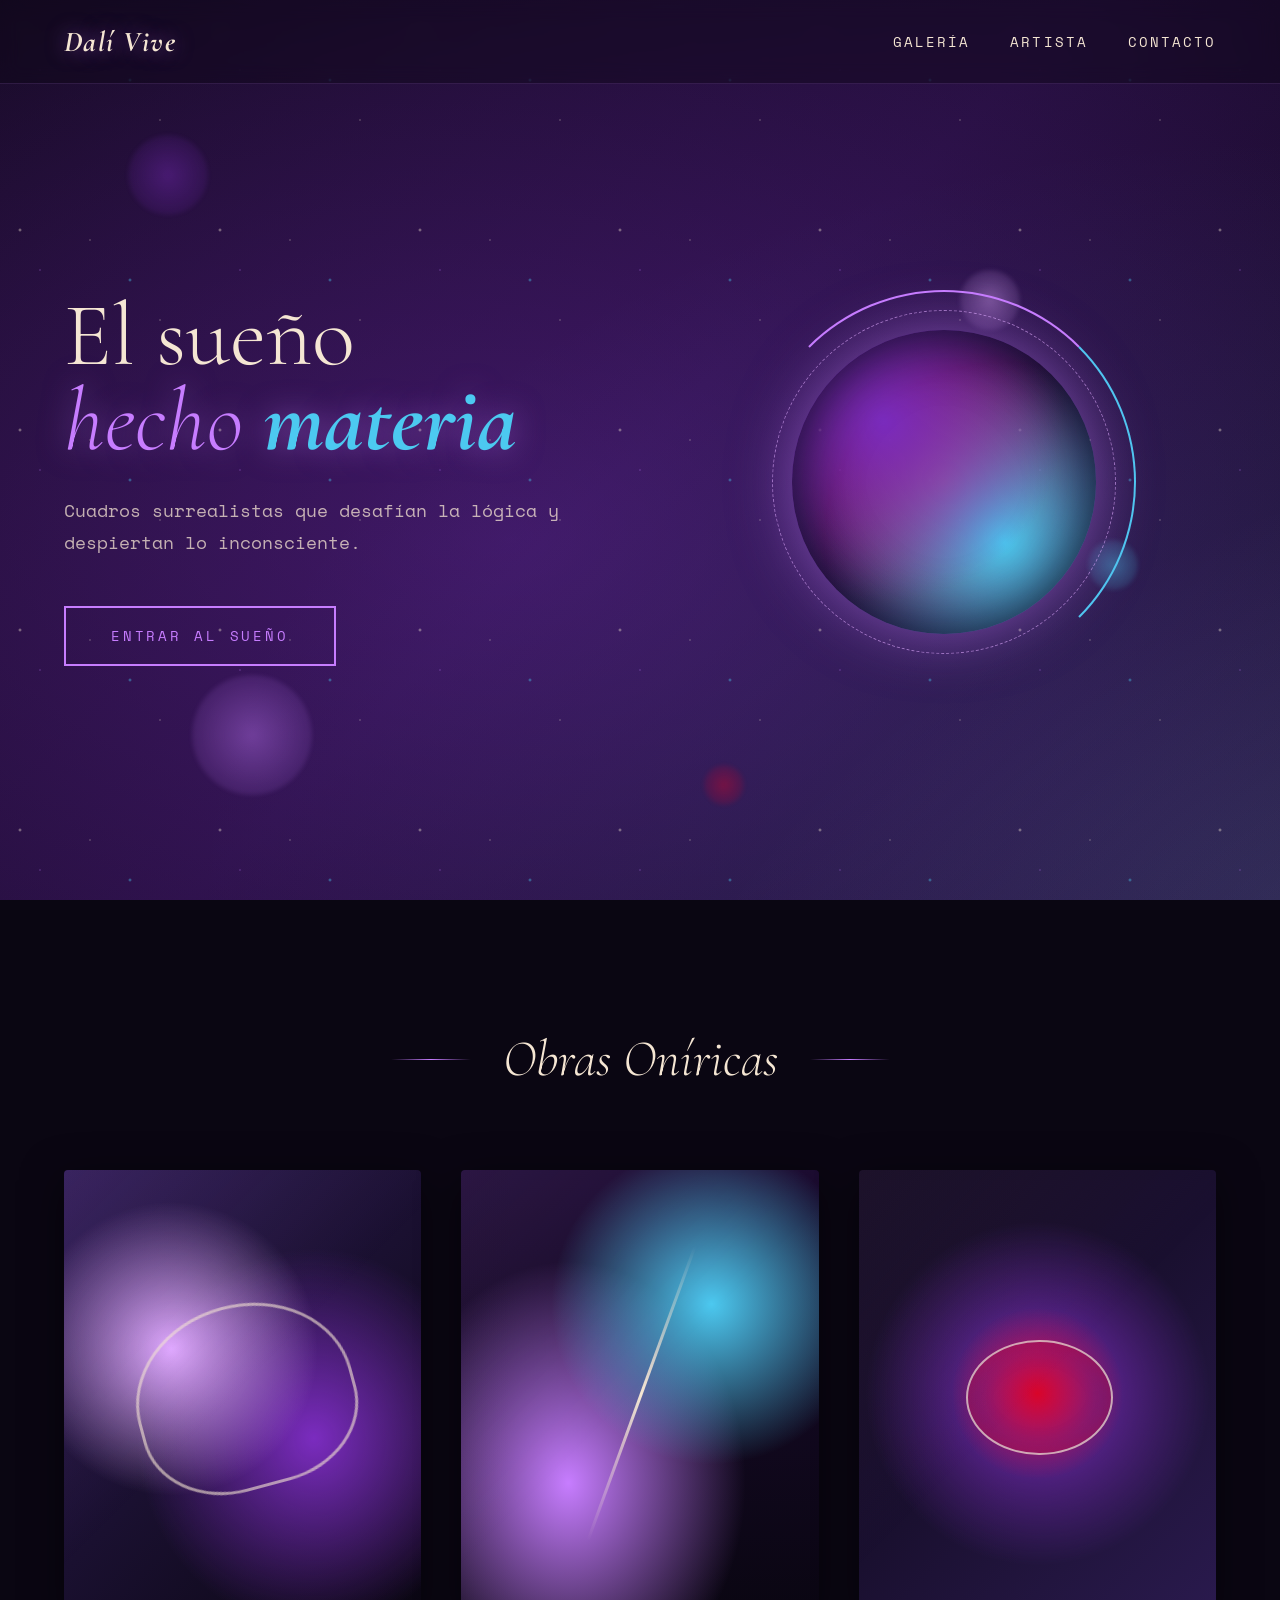
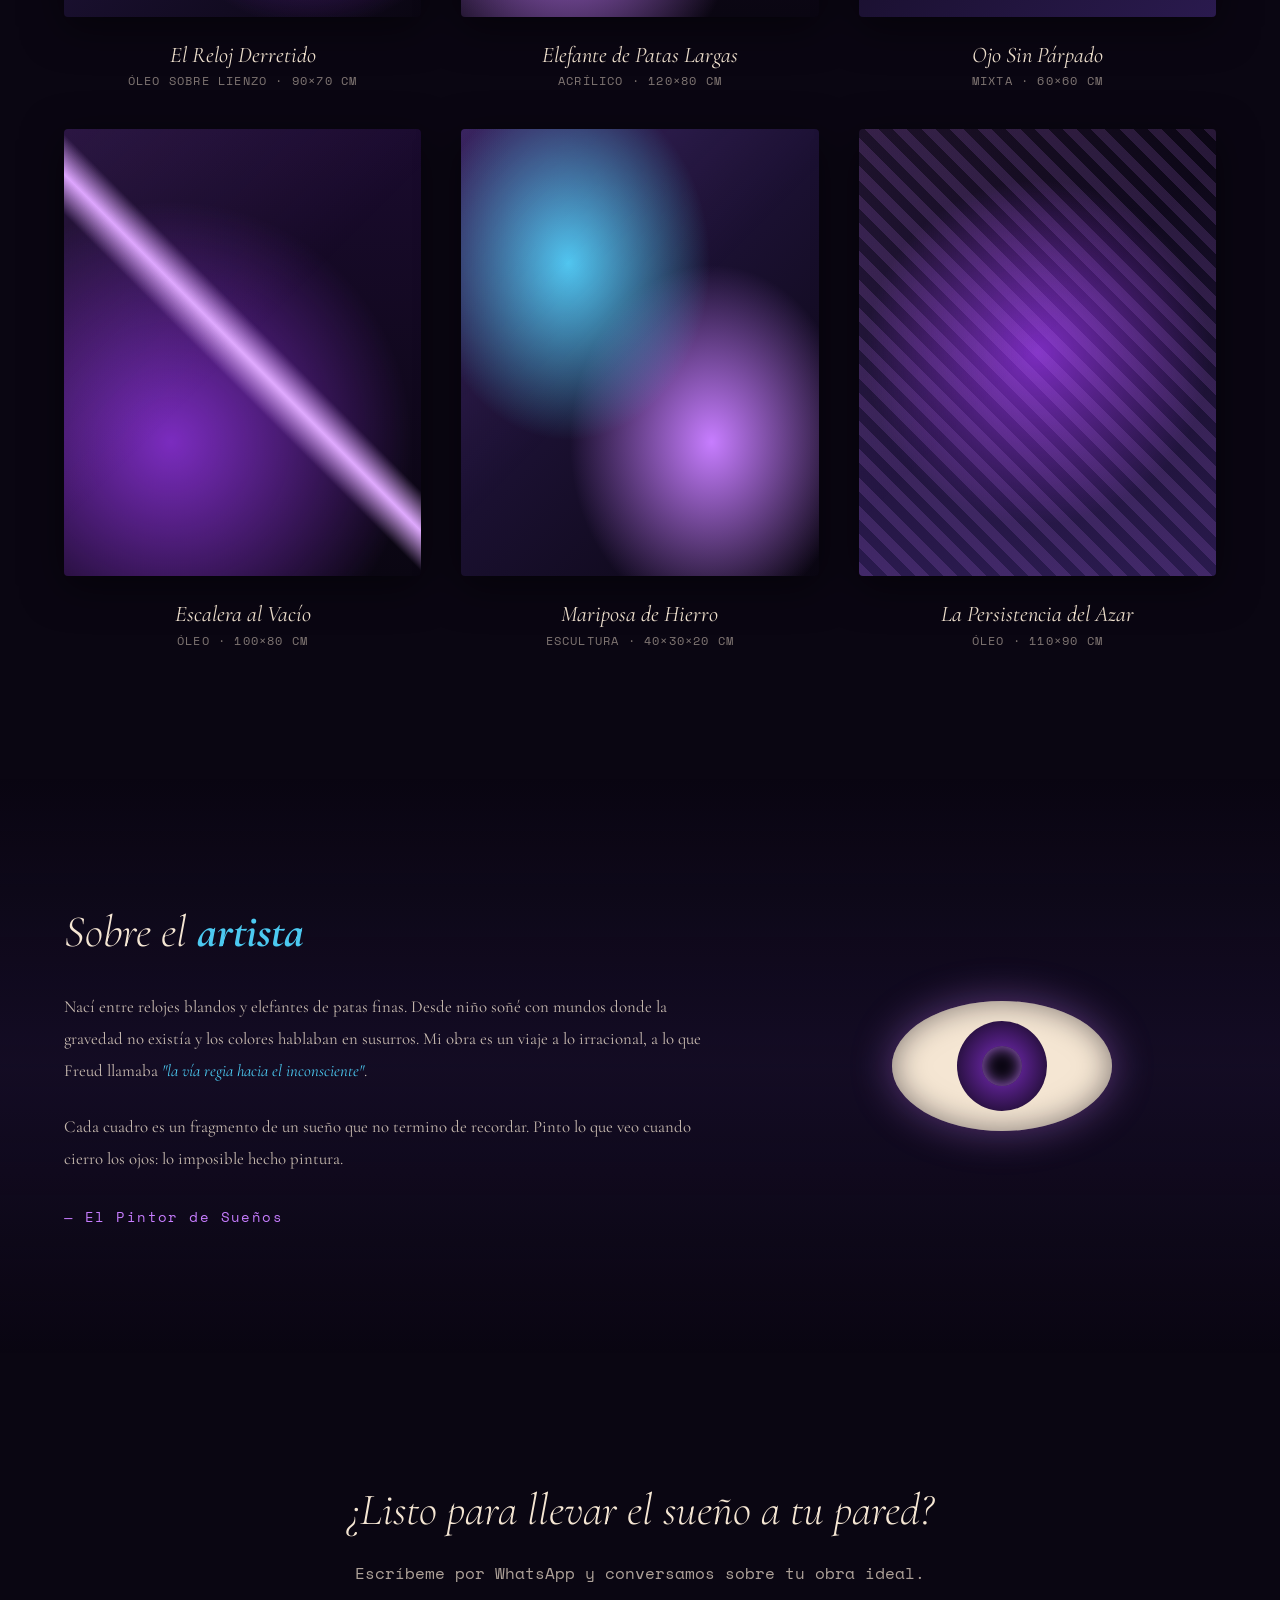
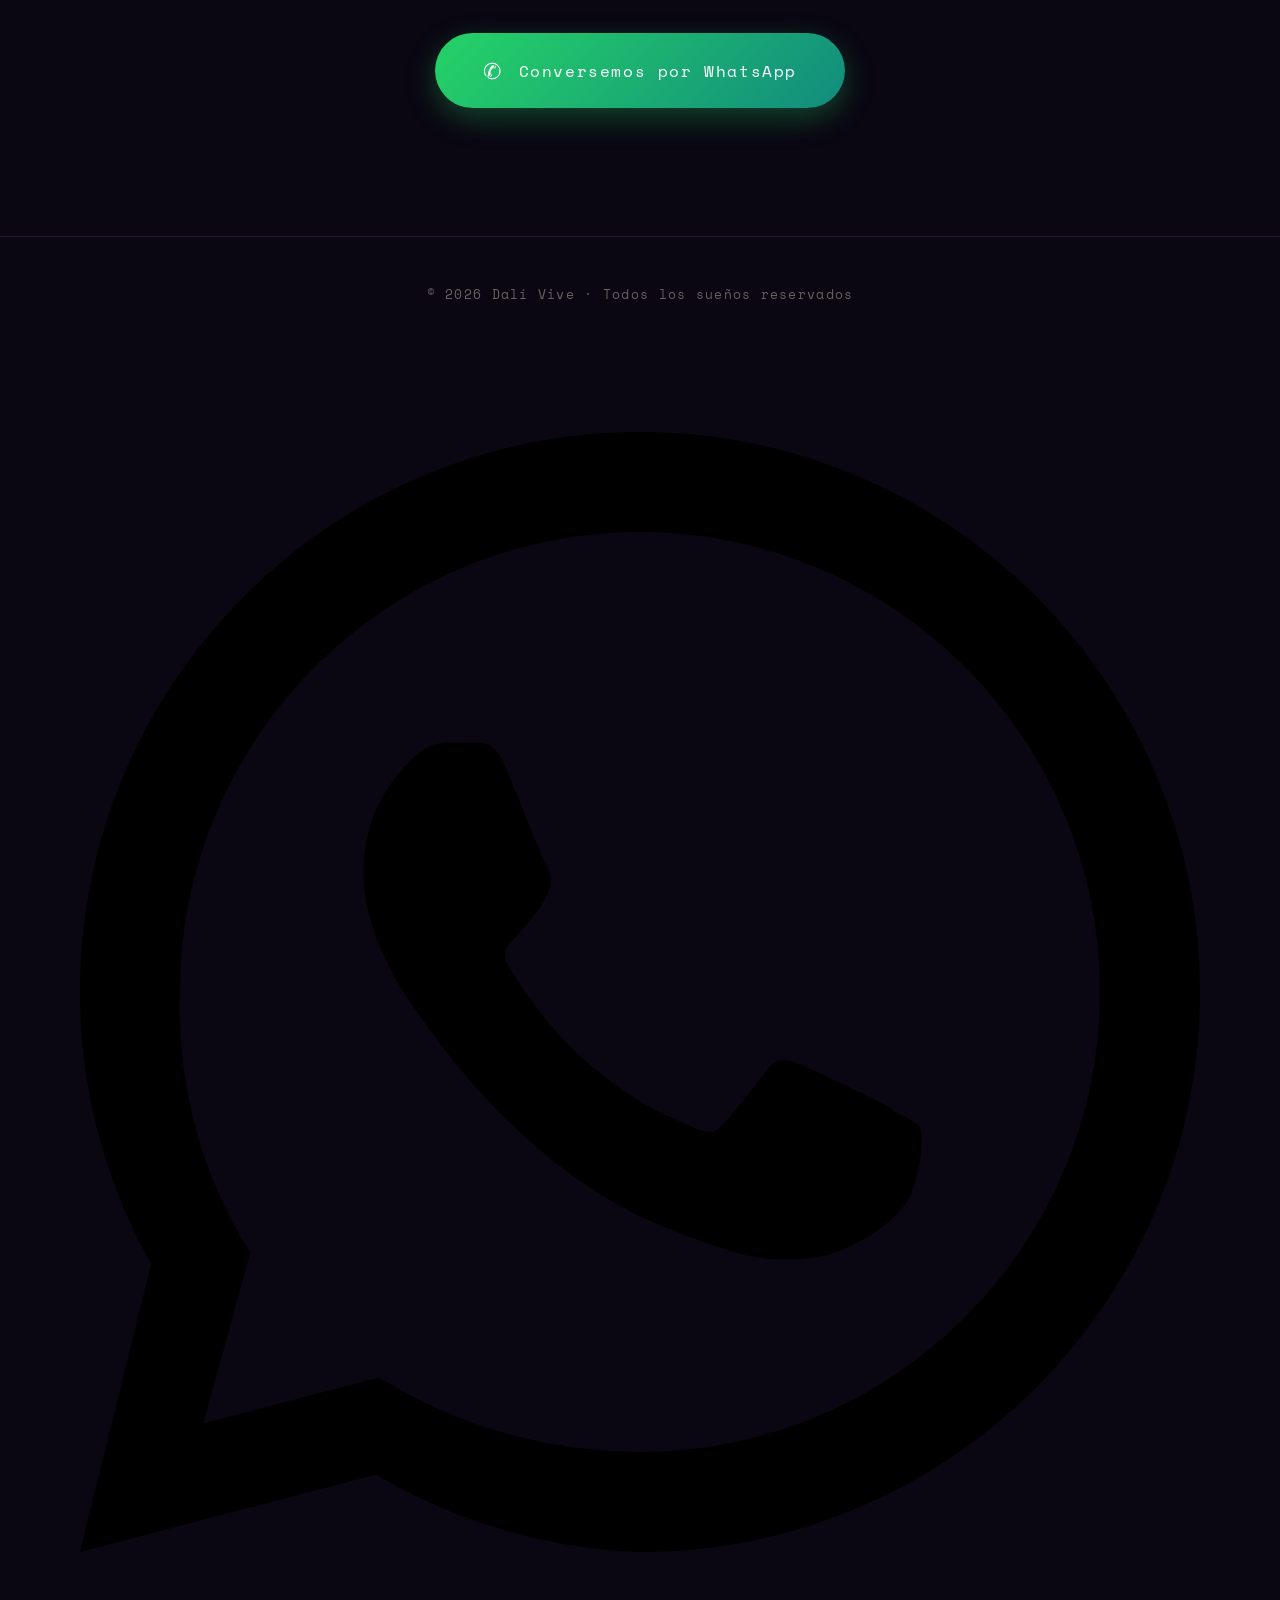
<file: index1.html>
<!DOCTYPE html>
<html lang="es">

<head>
    <meta charset="UTF-8">
    <meta name="viewport" content="width=device-width, initial-scale=1.0">
    <title>Dalí Vive · Cuadros Surrealistas</title>
    <link rel="stylesheet" href="styles1.css">
    <link
        href="https://fonts.googleapis.com/css2?family=Cormorant+Garamond:ital,wght@0,300;0,700;1,400&family=Space+Mono:wght@400;700&display=swap"
        rel="stylesheet">
</head>

<body>

    <!-- Fondo animado con gradiente y partículas CSS -->
    <div class="dream-bg"></div>
    <div class="stars"></div>
    <div class="floating-shapes">
        <span class="shape shape-1"></span>
        <span class="shape shape-2"></span>
        <span class="shape shape-3"></span>
        <span class="shape shape-4"></span>
        <span class="shape shape-5"></span>
    </div>

    <!-- Navegación -->
    <nav class="nav">
        <div class="logo">Dalí&nbsp;Vive</div>
        <ul class="nav-links">
            <li><a href="#galeria">Galería</a></li>
            <li><a href="#artista">Artista</a></li>
            <li><a href="#contacto">Contacto</a></li>
        </ul>
    </nav>

    <!-- HERO -->
    <header class="hero">
        <div class="hero-content">
            <h1 class="hero-title">
                <span class="line line-1">El sueño</span>
                <span class="line line-2">hecho <em>materia</em></span>
            </h1>
            <p class="hero-subtitle">
                Cuadros surrealistas que desafían la lógica y despiertan lo inconsciente.
            </p>
            <a href="#galeria" class="btn-hero">Entrar al sueño</a>
        </div>

        <div class="hero-visual">
            <div class="portal">
                <div class="portal-inner"></div>
            </div>
        </div>
    </header>

    <!-- GALERÍA -->
    <section id="galeria" class="galeria">
        <h2 class="section-title">
            <span class="title-line"></span>
            Obras Oníricas
            <span class="title-line"></span>
        </h2>

        <div class="galeria-grid">

            <article class="cuadro cuadro-1">
                <div class="cuadro-img img-1"></div>
                <div class="cuadro-info">
                    <h3>El Reloj Derretido</h3>
                    <p>Óleo sobre lienzo · 90×70 cm</p>
                </div>
            </article>

            <article class="cuadro cuadro-2">
                <div class="cuadro-img img-2"></div>
                <div class="cuadro-info">
                    <h3>Elefante de Patas Largas</h3>
                    <p>Acrílico · 120×80 cm</p>
                </div>
            </article>

            <article class="cuadro cuadro-3">
                <div class="cuadro-img img-3"></div>
                <div class="cuadro-info">
                    <h3>Ojo Sin Párpado</h3>
                    <p>Mixta · 60×60 cm</p>
                </div>
            </article>

            <article class="cuadro cuadro-4">
                <div class="cuadro-img img-4"></div>
                <div class="cuadro-info">
                    <h3>Escalera al Vacío</h3>
                    <p>Óleo · 100×80 cm</p>
                </div>
            </article>

            <article class="cuadro cuadro-5">
                <div class="cuadro-img img-5"></div>
                <div class="cuadro-info">
                    <h3>Mariposa de Hierro</h3>
                    <p>Escultura · 40×30×20 cm</p>
                </div>
            </article>

            <article class="cuadro cuadro-6">
                <div class="cuadro-img img-6"></div>
                <div class="cuadro-info">
                    <h3>La Persistencia del Azar</h3>
                    <p>Óleo · 110×90 cm</p>
                </div>
            </article>

        </div>
    </section>

    <!-- ARTISTA -->
    <section id="artista" class="artista">
        <div class="artista-container">
            <div class="artista-text">
                <h2 class="section-title-left">
                    Sobre el <em>artista</em>
                </h2>
                <p>
                    Nací entre relojes blandos y elefantes de patas finas.
                    Desde niño soñé con mundos donde la gravedad no existía y los colores
                    hablaban en susurros. Mi obra es un viaje a lo irracional, a lo que
                    Freud llamaba <em>"la vía regia hacia el inconsciente"</em>.
                </p>
                <p>
                    Cada cuadro es un fragmento de un sueño que no termino de recordar.
                    Pinto lo que veo cuando cierro los ojos: lo imposible hecho pintura.
                </p>
                <div class="artista-firma">— El Pintor de Sueños</div>
            </div>
            <div class="artista-visual">
                <div class="eye-container">
                    <div class="eye">
                        <div class="iris"></div>
                        <div class="pupila"></div>
                    </div>
                </div>
            </div>
        </div>
    </section>

    <!-- CTA CONTACTO -->
    <section id="contacto" class="contacto">
        <div class="contacto-content">
            <h2>¿Listo para llevar el sueño a tu pared?</h2>
            <p>Escríbeme por WhatsApp y conversamos sobre tu obra ideal.</p>
            <a href="https://wa.me/56965995403?text=Hola%2C%20me%20interesan%20tus%20cuadros%20surrealistas"
                class="btn-whatsapp-large" target="_blank" rel="noopener">
                <span class="whatsapp-icon">✆</span>
                Conversemos por WhatsApp
            </a>
        </div>
    </section>

    <!-- FOOTER -->
    <footer class="footer">
        <p>© 2026 Dalí Vive · Todos los sueños reservados</p>
    </footer>

    <!-- BOTÓN FLOTANTE WHATSAPP -->
    <a href="https://wa.me/56965995403?text=Hola%2C%20me%20interesan%20tus%20cuadros%20surrealistas"
        class="whatsapp-float" target="_blank" rel="noopener" aria-label="Contactar por WhatsApp">
        <svg viewBox="0 0 32 32" xmlns="http://www.w3.org/2000/svg">
            <path
                d="M16 2C8.28 2 2 8.28 2 16c0 2.47.65 4.79 1.78 6.8L2 30l7.4-1.94A13.93 13.93 0 0 0 16 30c7.72 0 14-6.28 14-14S23.72 2 16 2zm0 25.5c-2.2 0-4.28-.58-6.08-1.6l-.44-.26-4.4 1.15 1.18-4.28-.28-.45A11.44 11.44 0 0 1 4.5 16C4.5 9.66 9.66 4.5 16 4.5S27.5 9.66 27.5 16 22.34 27.5 16 27.5zm6.28-8.6c-.34-.17-2.02-1-2.34-1.11-.31-.12-.54-.17-.77.17-.23.34-.88 1.11-1.08 1.34-.2.23-.4.26-.74.09-.34-.17-1.44-.53-2.74-1.69-1.01-.9-1.7-2.01-1.9-2.35-.2-.34-.02-.52.15-.69.15-.15.34-.4.51-.6.17-.2.23-.34.34-.57.11-.23.06-.43-.03-.6-.09-.17-.77-1.85-1.05-2.53-.28-.67-.57-.58-.77-.59l-.66-.01c-.23 0-.6.09-.91.43-.31.34-1.2 1.17-1.2 2.85 0 1.68 1.23 3.31 1.4 3.54.17.23 2.42 3.7 5.87 5.19.82.35 1.46.56 1.96.72.82.26 1.57.22 2.16.13.66-.1 2.02-.83 2.31-1.62.29-.8.29-1.48.2-1.62-.09-.14-.31-.23-.65-.4z" />
        </svg>
    </a>

</body>

</html>
</file>
<file: styles1.css>
/* ============================================
   RESET Y VARIABLES
============================================ */
* {
    margin: 0;
    padding: 0;
    box-sizing: border-box;
}

:root {
    --bg-deep: #0a0612;
    --bg-dream: #1a0b2e;
    --violet: #7b2cbf;
    --magenta: #c77dff;
    --gold: #e0aaff;
    --cream: #f5e6d3;
    --teal: #4cc9f0;
    --blood: #d90429;
    --font-display: 'Cormorant Garamond', serif;
    --font-mono: 'Space Mono', monospace;
}

html {
    scroll-behavior: smooth;
}

body {
    font-family: var(--font-display);
    background-color: var(--bg-deep);
    color: var(--cream);
    overflow-x: hidden;
    position: relative;
    min-height: 100vh;
    cursor: crosshair;
}

/* ============================================
   FONDO SOÑADO (gradiente + animación)
============================================ */
.dream-bg {
    position: fixed;
    inset: 0;
    background:
        radial-gradient(ellipse at 20% 30%, rgba(123, 44, 191, 0.4), transparent 50%),
        radial-gradient(ellipse at 80% 70%, rgba(199, 125, 255, 0.3), transparent 50%),
        radial-gradient(ellipse at 50% 50%, rgba(76, 201, 240, 0.15), transparent 60%),
        linear-gradient(135deg, #0a0612 0%, #1a0b2e 50%, #0a0612 100%);
    background-size: 200% 200%, 200% 200%, 200% 200%, 100% 100%;
    animation: dreamShift 25s ease-in-out infinite;
    z-index: -3;
}

@keyframes dreamShift {
    0%, 100% { background-position: 0% 0%, 100% 100%, 50% 50%, 0% 0%; }
    50% { background-position: 100% 100%, 0% 0%, 50% 50%, 0% 0%; }
}

/* Estrellas */
.stars {
    position: fixed;
    inset: 0;
    background-image:
        radial-gradient(2px 2px at 20px 30px, var(--cream), transparent),
        radial-gradient(1px 1px at 40px 70px, var(--magenta), transparent),
        radial-gradient(1px 1px at 90px 40px, var(--cream), transparent),
        radial-gradient(2px 2px at 130px 80px, var(--teal), transparent),
        radial-gradient(1px 1px at 160px 120px, var(--cream), transparent);
    background-size: 200px 200px;
    opacity: 0.6;
    animation: twinkle 8s ease-in-out infinite;
    z-index: -2;
    pointer-events: none;
}

@keyframes twinkle {
    0%, 100% { opacity: 0.6; }
    50% { opacity: 0.2; }
}

/* Formas flotantes surrealistas */
.floating-shapes {
    position: fixed;
    inset: 0;
    pointer-events: none;
    z-index: -1;
    overflow: hidden;
}

.shape {
    position: absolute;
    border-radius: 50%;
    filter: blur(2px);
    opacity: 0.4;
}

.shape-1 {
    width: 80px; height: 80px;
    background: radial-gradient(circle, var(--violet), transparent);
    top: 15%; left: 10%;
    animation: float1 15s ease-in-out infinite;
}

.shape-2 {
    width: 50px; height: 50px;
    background: radial-gradient(circle, var(--teal), transparent);
    top: 60%; left: 85%;
    animation: float2 20s ease-in-out infinite;
}

.shape-3 {
    width: 120px; height: 120px;
    background: radial-gradient(circle, var(--magenta), transparent);
    top: 75%; left: 15%;
    animation: float3 18s ease-in-out infinite;
}

.shape-4 {
    width: 60px; height: 60px;
    background: radial-gradient(circle, var(--gold), transparent);
    top: 30%; left: 75%;
    animation: float1 22s ease-in-out infinite reverse;
}

.shape-5 {
    width: 40px; height: 40px;
    background: radial-gradient(circle, var(--blood), transparent);
    top: 85%; left: 55%;
    animation: float2 14s ease-in-out infinite;
}

@keyframes float1 {
    0%, 100% { transform: translate(0, 0) scale(1); }
    33% { transform: translate(40px, -60px) scale(1.3); }
    66% { transform: translate(-30px, 30px) scale(0.8); }
}

@keyframes float2 {
    0%, 100% { transform: translate(0, 0) rotate(0deg); }
    50% { transform: translate(-50px, -40px) rotate(180deg); }
}

@keyframes float3 {
    0%, 100% { transform: translate(0, 0) scale(1); }
    25% { transform: translate(60px, 40px) scale(1.2); }
    75% { transform: translate(-40px, -50px) scale(0.9); }
}

/* ============================================
   NAVEGACIÓN
============================================ */
.nav {
    position: fixed;
    top: 0;
    width: 100%;
    padding: 1.5rem 4rem;
    display: flex;
    justify-content: space-between;
    align-items: center;
    z-index: 100;
    backdrop-filter: blur(10px);
    background: rgba(10, 6, 18, 0.4);
    border-bottom: 1px solid rgba(199, 125, 255, 0.15);
}

.logo {
    font-family: var(--font-display);
    font-size: 1.8rem;
    font-weight: 700;
    font-style: italic;
    color: var(--cream);
    letter-spacing: 0.05em;
    text-shadow: 0 0 20px rgba(199, 125, 255, 0.6);
    animation: logoPulse 4s ease-in-out infinite;
}

@keyframes logoPulse {
    0%, 100% { text-shadow: 0 0 20px rgba(199, 125, 255, 0.6); }
    50% { text-shadow: 0 0 40px rgba(199, 125, 255, 0.9), 0 0 60px rgba(123, 44, 191, 0.5); }
}

.nav-links {
    display: flex;
    gap: 2.5rem;
    list-style: none;
}

.nav-links a {
    color: var(--cream);
    text-decoration: none;
    font-family: var(--font-mono);
    font-size: 0.85rem;
    letter-spacing: 0.15em;
    text-transform: uppercase;
    position: relative;
    transition: color 0.3s;
}

.nav-links a::after {
    content: '';
    position: absolute;
    bottom: -5px;
    left: 0;
    width: 0;
    height: 1px;
    background: var(--magenta);
    transition: width 0.4s ease;
}

.nav-links a:hover {
    color: var(--magenta);
}

.nav-links a:hover::after {
    width: 100%;
}

/* ============================================
   HERO
============================================ */
.hero {
    min-height: 100vh;
    display: grid;
    grid-template-columns: 1fr 1fr;
    align-items: center;
    padding: 8rem 4rem 4rem;
    gap: 4rem;
    position: relative;
}

.hero-content {
    z-index: 2;
}

.hero-title {
    font-family: var(--font-display);
    font-size: clamp(3rem, 7vw, 6.5rem);
    font-weight: 300;
    line-height: 0.95;
    margin-bottom: 2rem;
}

.hero-title .line {
    display: block;
    opacity: 0;
    transform: translateY(40px);
    animation: fadeUp 1.2s ease forwards;
}

.hero-title .line-1 {
    animation-delay: 0.2s;
    color: var(--cream);
}

.hero-title .line-2 {
    animation-delay: 0.5s;
    color: var(--magenta);
    font-style: italic;
    text-shadow: 0 0 30px rgba(199, 125, 255, 0.5);
}

.hero-title em {
    color: var(--teal);
    font-weight: 700;
}

@keyframes fadeUp {
    to {
        opacity: 1;
        transform: translateY(0);
    }
}

.hero-subtitle {
    font-size: 1.15rem;
    line-height: 1.7;
    max-width: 500px;
    margin-bottom: 3rem;
    color: rgba(245, 230, 211, 0.75);
    font-family: var(--font-mono);
    opacity: 0;
    animation: fadeUp 1.2s ease 0.8s forwards;
}

.btn-hero {
    display: inline-block;
    padding: 1.1rem 2.8rem;
    border: 2px solid var(--magenta);
    color: var(--magenta);
    text-decoration: none;
    font-family: var(--font-mono);
    font-size: 0.9rem;
    letter-spacing: 0.2em;
    text-transform: uppercase;
    position: relative;
    overflow: hidden;
    transition: color 0.4s;
    opacity: 0;
    animation: fadeUp 1.2s ease 1.1s forwards;
}

.btn-hero::before {
    content: '';
    position: absolute;
    inset: 0;
    background: var(--magenta);
    transform: scaleX(0);
    transform-origin: left;
    transition: transform 0.4s ease;
    z-index: -1;
}

.btn-hero:hover {
    color: var(--bg-deep);
}

.btn-hero:hover::before {
    transform: scaleX(1);
}

/* Portal visual (círculo animado) */
.hero-visual {
    display: flex;
    justify-content: center;
    align-items: center;
    position: relative;
}

.portal {
    width: clamp(250px, 30vw, 420px);
    height: clamp(250px, 30vw, 420px);
    border-radius: 50%;
    position: relative;
    animation: rotateSlow 40s linear infinite;
}

.portal::before {
    content: '';
    position: absolute;
    inset: 0;
    border-radius: 50%;
    border: 2px solid transparent;
    border-top-color: var(--magenta);
    border-right-color: var(--teal);
    animation: rotateSlow 8s linear infinite;
}

.portal::after {
    content: '';
    position: absolute;
    inset: 20px;
    border-radius: 50%;
    border: 1px dashed var(--gold);
    opacity: 0.6;
    animation: rotateSlow 15s linear infinite reverse;
}

.portal-inner {
    position: absolute;
    inset: 40px;
    border-radius: 50%;
    background:
        radial-gradient(circle at 30% 30%, var(--violet), transparent 60%),
        radial-gradient(circle at 70% 70%, var(--teal), transparent 60%),
        radial-gradient(circle at 50% 50%, var(--blood), transparent 70%);
    box-shadow:
        0 0 60px rgba(199, 125, 255, 0.5),
        inset 0 0 60px rgba(10, 6, 18, 0.8);
    animation: portalPulse 5s ease-in-out infinite;
}

@keyframes portalPulse {
    0%, 100% { transform: scale(1); box-shadow: 0 0 60px rgba(199, 125, 255, 0.5), inset 0 0 60px rgba(10, 6, 18, 0.8); }
    50% { transform: scale(1.05); box-shadow: 0 0 100px rgba(199, 125, 255, 0.8), inset 0 0 80px rgba(10, 6, 18, 0.9); }
}

@keyframes rotateSlow {
    from { transform: rotate(0deg); }
    to { transform: rotate(360deg); }
}

/* ============================================
   GALERÍA
============================================ */
.galeria {
    padding: 8rem 4rem;
    position: relative;
}

.section-title {
    font-family: var(--font-display);
    font-size: clamp(2rem, 4vw, 3.5rem);
    font-weight: 300;
    font-style: italic;
    text-align: center;
    margin-bottom: 5rem;
    display: flex;
    align-items: center;
    justify-content: center;
    gap: 2rem;
    color: var(--cream);
}

.title-line {
    width: 80px;
    height: 1px;
    background: linear-gradient(to right, transparent, var(--magenta), transparent);
}

.galeria-grid {
    display: grid;
    grid-template-columns: repeat(auto-fit, minmax(280px, 1fr));
    gap: 2.5rem;
    max-width: 1400px;
    margin: 0 auto;
}

.cuadro {
    position: relative;
    cursor: pointer;
    transition: transform 0.5s cubic-bezier(0.23, 1, 0.32, 1);
}

.cuadro-img {
    aspect-ratio: 4 / 5;
    border-radius: 4px;
    position: relative;
    overflow: hidden;
    box-shadow: 0 10px 40px rgba(0, 0, 0, 0.5);
    transition: box-shadow 0.5s, transform 0.5s;
}

.cuadro-img::before {
    content: '';
    position: absolute;
    inset: 0;
    background: linear-gradient(135deg, rgba(199, 125, 255, 0.1), transparent 50%);
    z-index: 2;
    transition: opacity 0.5s;
}

.cuadro:hover .cuadro-img {
    box-shadow: 0 20px 60px rgba(199, 125, 255, 0.5);
    transform: translateY(-10px) scale(1.02);
}

.cuadro:hover .cuadro-img::before {
    opacity: 0;
}

/* Imágenes generadas con gradientes (sin archivos externos) */
.img-1 {
    background:
        radial-gradient(circle at 30% 40%, var(--gold) 0%, transparent 40%),
        radial-gradient(ellipse at 70% 60%, var(--violet) 0%, transparent 50%),
        linear-gradient(135deg, #2a1a4e, #0a0612);
}
.img-1::after {
    content: '';
    position: absolute;
    width: 60%; height: 40%;
    top: 30%; left: 20%;
    border-radius: 50% 50% 40% 40%;
    border: 3px solid rgba(245, 230, 211, 0.6);
    transform: rotate(-15deg);
    filter: blur(0.5px);
}

.img-2 {
    background:
        radial-gradient(circle at 70% 30%, var(--teal) 0%, transparent 40%),
        radial-gradient(ellipse at 30% 70%, var(--magenta) 0%, transparent 50%),
        linear-gradient(180deg, #1a0b2e, #0a0612);
}
.img-2::after {
    content: '';
    position: absolute;
    width: 3px;
    height: 70%;
    background: linear-gradient(to bottom, transparent, var(--cream), transparent);
    top: 15%; left: 50%;
    transform: rotate(20deg);
}

.img-3 {
    background:
        radial-gradient(circle at 50% 50%, var(--blood) 0%, transparent 30%),
        radial-gradient(circle at 50% 50%, var(--violet) 0%, transparent 60%),
        linear-gradient(135deg, #0a0612, #2a1a4e);
}
.img-3::after {
    content: '';
    position: absolute;
    width: 40%; height: 25%;
    top: 38%; left: 30%;
    border-radius: 50%;
    border: 2px solid rgba(245, 230, 211, 0.7);
    box-shadow: inset 0 0 20px rgba(217, 4, 41, 0.5);
}

.img-4 {
    background:
        linear-gradient(45deg, transparent 45%, var(--gold) 50%, transparent 55%),
        radial-gradient(circle at 30% 70%, var(--violet), transparent 60%),
        linear-gradient(180deg, #1a0b2e, #0a0612);
}

.img-5 {
    background:
        radial-gradient(ellipse at 30% 30%, var(--teal), transparent 40%),
        radial-gradient(ellipse at 70% 70%, var(--magenta), transparent 40%),
        linear-gradient(135deg, #2a1a4e, #0a0612);
}

.img-6 {
    background:
        repeating-linear-gradient(45deg, rgba(199, 125, 255, 0.15) 0, rgba(199, 125, 255, 0.15) 10px, transparent 10px, transparent 20px),
        radial-gradient(circle at 50% 50%, var(--violet), transparent 60%),
        linear-gradient(180deg, #0a0612, #2a1a4e);
}

.cuadro-info {
    padding: 1.5rem 0.5rem 0;
    text-align: center;
}

.cuadro-info h3 {
    font-family: var(--font-display);
    font-size: 1.4rem;
    font-weight: 400;
    font-style: italic;
    color: var(--cream);
    margin-bottom: 0.3rem;
    transition: color 0.3s;
}

.cuadro:hover .cuadro-info h3 {
    color: var(--magenta);
}

.cuadro-info p {
    font-family: var(--font-mono);
    font-size: 0.75rem;
    color: rgba(245, 230, 211, 0.5);
    letter-spacing: 0.1em;
    text-transform: uppercase;
}

/* ============================================
   ARTISTA
============================================ */
.artista {
    padding: 8rem 4rem;
    background: linear-gradient(180deg, transparent, rgba(42, 26, 78, 0.3), transparent);
}

.artista-container {
    max-width: 1200px;
    margin: 0 auto;
    display: grid;
    grid-template-columns: 1.5fr 1fr;
    gap: 5rem;
    align-items: center;
}

.section-title-left {
    font-family: var(--font-display);
    font-size: clamp(2rem, 3.5vw, 3rem);
    font-weight: 300;
    font-style: italic;
    margin-bottom: 2rem;
    color: var(--cream);
}

.section-title-left em {
    color: var(--magenta);
    font-weight: 700;
}

.artista-text p {
    font-size: 1.05rem;
    line-height: 1.9;
    margin-bottom: 1.5rem;
    color: rgba(245, 230, 211, 0.8);
}

.artista-text em {
    color: var(--teal);
    font-style: italic;
}

.artista-firma {
    font-family: var(--font-mono);
    font-size: 0.9rem;
    color: var(--magenta);
    letter-spacing: 0.1em;
    margin-top: 2rem;
}

/* Ojo surrealista animado */
.eye-container {
    display: flex;
    justify-content: center;
    align-items: center;
}

.eye {
    width: 220px;
    height: 130px;
    background: var(--cream);
    border-radius: 50%;
    position: relative;
    overflow: hidden;
    box-shadow:
        0 0 40px rgba(199, 125, 255, 0.4),
        inset 0 0 30px rgba(10, 6, 18, 0.5);
    animation: eyeBlink 6s ease-in-out infinite;
}

@keyframes eyeBlink {
    0%, 45%, 55%, 100% { transform: scaleY(1); }
    50% { transform: scaleY(0.05); }
}

.iris {
    position: absolute;
    width: 90px;
    height: 90px;
    border-radius: 50%;
    background: radial-gradient(circle, var(--violet), var(--bg-deep));
    top: 50%; left: 50%;
    transform: translate(-50%, -50%);
    animation: irisMove 8s ease-in-out infinite;
}

.pupila {
    position: absolute;
    width: 40px;
    height: 40px;
    border-radius: 50%;
    background: var(--bg-deep);
    top: 50%; left: 50%;
    transform: translate(-50%, -50%);
    box-shadow: inset 0 0 15px rgba(199, 125, 255, 0.8);
    animation: irisMove 8s ease-in-out infinite;
}

@keyframes irisMove {
    0%, 100% { transform: translate(-50%, -50%); }
    25% { transform: translate(-30%, -50%); }
    75% { transform: translate(-70%, -50%); }
}

/* ============================================
   CONTACTO / CTA
============================================ */
.contacto {
    padding: 8rem 4rem;
    text-align: center;
    position: relative;
}

.contacto-content {
    max-width: 700px;
    margin: 0 auto;
}

.contacto h2 {
    font-family: var(--font-display);
    font-size: clamp(1.8rem, 3.5vw, 2.8rem);
    font-weight: 300;
    font-style: italic;
    margin-bottom: 1.5rem;
    color: var(--cream);
}

.contacto p {
    font-family: var(--font-mono);
    font-size: 1rem;
    color: rgba(245, 230, 211, 0.7);
    margin-bottom: 3rem;
}

.btn-whatsapp-large {
    display: inline-flex;
    align-items: center;
    gap: 1rem;
    padding: 1.3rem 3rem;
    background: linear-gradient(135deg, #25d366, #128c7e);
    color: #fff;
    text-decoration: none;
    font-family: var(--font-mono);
    font-size: 1rem;
    letter-spacing: 0.1em;
    border-radius: 50px;
    position: relative;
    overflow: hidden;
    transition: transform 0.4s, box-shadow 0.4s;
    box-shadow: 0 10px 30px rgba(37, 211, 102, 0.3);
}

.btn-whatsapp-large::before {
    content: '';
    position: absolute;
    inset: 0;
    background: linear-gradient(135deg, #128c7e, #25d366);
    opacity: 0;
    transition: opacity 0.4s;
}

.btn-whatsapp-large:hover {
    transform: translateY(-5px) scale(1.03);
    box-shadow: 0 20px 50px rgba(37, 211, 102, 0.5);
}

.btn-whatsapp-large:hover::before {
    opacity: 1;
}

.btn-whatsapp-large span {
    position: relative;
    z-index: 2;
}

.whatsapp-icon {
    font-size: 1.4rem;
    animation: pulseIcon 2s ease-in-out infinite;
}

@keyframes pulseIcon {
    0%, 100% { transform: scale(1); }
    50% { transform: scale(1.2); }
}

/* ============================================
FOOTER
============================================ */
.footer {
    padding: 3rem 4rem;
    text-align: center;
    border-top: 1px solid rgba(199, 125, 255, 0.15);
}

.footer p {
    font-family: var(--font-mono);
    font-size: 0.8rem;
    color: rgba(245, 230, 211, 0.4);
    letter-spacing: 0.1em;
}
</file>
